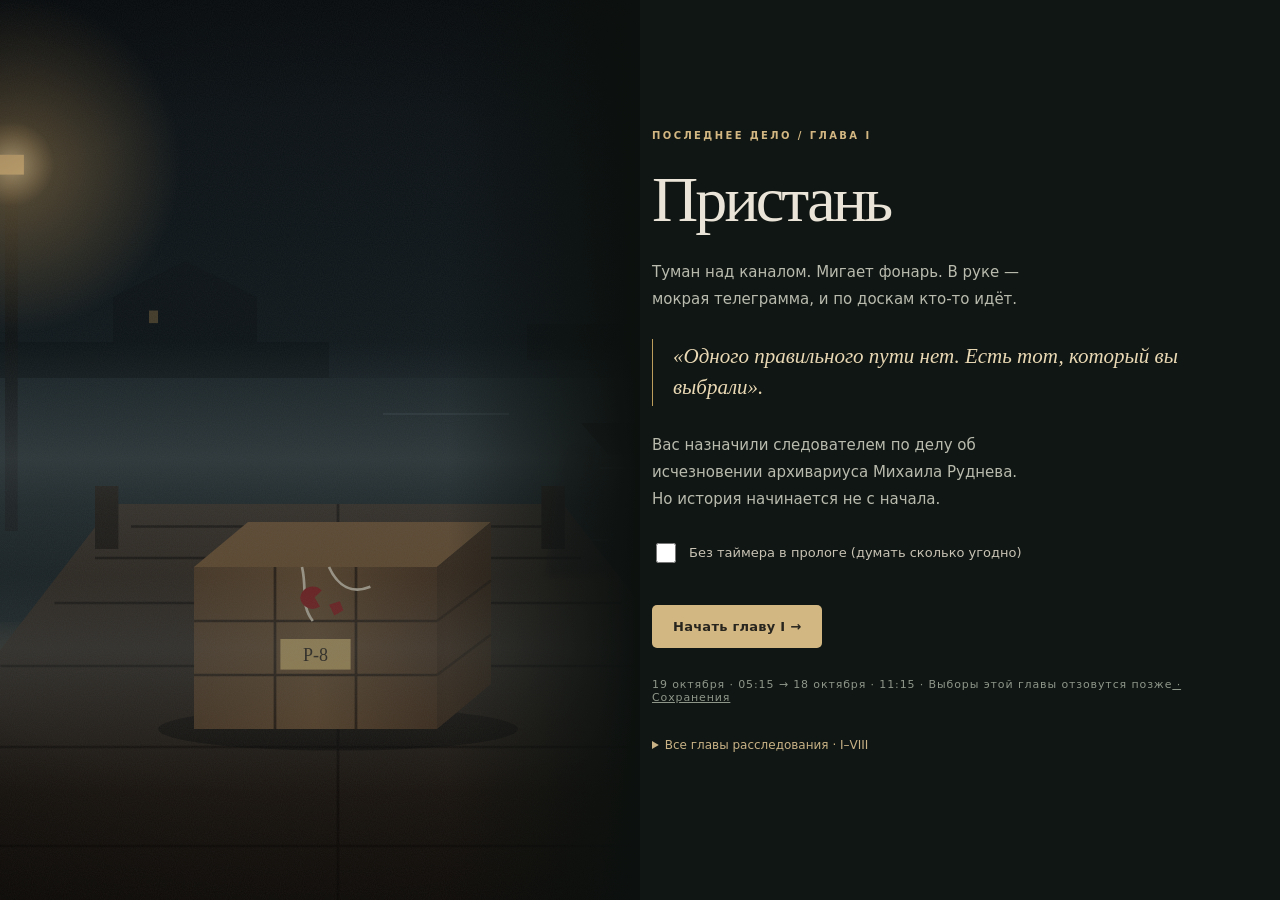
<file: chapter1.html>
<!doctype html>
<html lang="ru"><head><meta charset="utf-8"><meta name="viewport" content="width=device-width,initial-scale=1,viewport-fit=cover"><meta name="theme-color" content="#131714"><title>Последнее дело · I. Пристань</title><style>

  :root {
    --bg:#0c0d10;
    --paper:#efe7d8;
    --ink:#2b2b2b;
    --accent:#b66a7a;
    --gold:#c2a66b;
    --warm:#ffb88a;
    --cold:#7ab0ff;
    --shadow:0 10px 30px rgba(0,0,0,.35);
    --ui:rgba(18,18,20,.72);
    --blur:8px;
    --safe-bottom: env(safe-area-inset-bottom, 0px);
    --safe-top: env(safe-area-inset-top, 0px);
  }
  html,body{height:100%;}
  body{
    margin:0;background:radial-gradient(70% 120% at 50% 0%, #1a1b1e, #0b0c0f);
    color:#e9e5df;font-family:-apple-system,BlinkMacSystemFont,Segoe UI,Roboto,Inter,system-ui,Arial,sans-serif;
    overscroll-behavior:none;
    -webkit-tap-highlight-color: transparent;
  }
  .screen{position:fixed;inset:0;display:none;align-items:center;justify-content:center;z-index:0;}
  .screen.active{display:flex;}
  /* START SCREEN — DOSSIER */
  .dossier{
    background: radial-gradient(120% 140% at 50% 0%, #141416, #0b0c0f);
    padding-top:var(--safe-top);
  }
  .folder{position:relative;width:min(920px,94vw);max-width:920px;aspect-ratio:3/2;box-shadow:var(--shadow);border-radius:14px;
    background:linear-gradient(145deg,#3c3327,#2b251d);overflow:hidden}
  .folder:before{
    content:"";position:absolute;inset:-10% -10% auto -10%;height:50%;
    background:radial-gradient(60% 120% at 20% 0%, rgba(255,229,170,.18), transparent 60%);
    pointer-events:none;
  }
  .folder .cover{position:absolute;inset:0;background:linear-gradient(135deg,#6c5b3a,#423627);color:#2d2319;display:flex;align-items:center;justify-content:center;box-shadow:inset 0 12px 40px rgba(0,0,0,.45)}
  .folder .title{position:absolute;left:6%;top:6%;right:6%;line-height:1.15}
  .folder .title h1{margin:0;font-weight:800;letter-spacing:.04em;color:#f2e6cf;font-size:clamp(18px,4.4vw,34px)}
  .folder .subtitle{opacity:.9;color:#e2d6bf;letter-spacing:.08em;margin-top:.2em;font-size:clamp(12px,2.6vw,18px)}
  .stamp{position:absolute;right:8%;top:12%;border:2px solid #d3b17f;color:#d3b17f;padding:.35em .6em;border-radius:6px;letter-spacing:.18em;
    font-weight:700;font-size:clamp(11px,2.2vw,16px);transform:rotate(-8deg);box-shadow:0 2px 0 rgba(0,0,0,.35)}
  .card{position:absolute;inset:8% 8% 8% 8%;margin:auto;display:flex;gap:18px;align-items:center;justify-content:flex-start;background:var(--paper);color:#2a2621;border-radius:12px;
    box-shadow:var(--shadow);padding:clamp(14px,3vw,26px);transform:translateY(4%);opacity:0;transition:transform .6s cubic-bezier(.2,.9,.2,1), opacity .6s ease}
  .folder.open .cover{transform:translateY(-102%);transition:transform .8s cubic-bezier(.2,.9,.2,1)}
  .folder.open .card{opacity:1;transform:translateY(0)}
  .portrait{flex:0 0 auto;width:clamp(86px,18vw,160px);aspect-ratio:3/4;border-radius:10px;overflow:hidden;box-shadow:0 8px 20px rgba(0,0,0,.35)}
  .portrait img{width:100%;height:100%;object-fit:cover;display:block}
  .card h2{font-size:clamp(16px,3.2vw,22px);margin:.2em 0 .2em;font-weight:800;color:#2a2621}
  .note{opacity:.9;font-size:clamp(13px,2.8vw,16px);line-height:1.35}
  .actions{margin-top:auto;display:flex;gap:12px;flex-wrap:wrap}
  .btn{appearance:none;border:none;border-radius:12px;padding:.9em 1.1em;font-weight:700;letter-spacing:.02em;cursor:pointer;box-shadow:0 6px 16px rgba(0,0,0,.25);
    background:#2c2f33;color:white;transition:transform .15s ease, opacity .2s ease, background .2s}
  .btn:hover{transform:translateY(-1px)}
  .btn:active{transform:translateY(1px) scale(.98)}
  .btn.accent{background:linear-gradient(180deg, #d47d91, #b86878)}
  .btn.secondary{background:#494131;color:#f2e6cf}
  .sound-toggle{margin-left:auto;background:#26272b;border-radius:10px;padding:.55em .8em;display:flex;align-items:center;gap:.6em}
  .sound-toggle input{accent-color:#d47d91;transform:scale(1.1)}
  .resume{display:none}
  .has-save .resume{display:inline-flex}
  /* SCENE */
  .scene{position:fixed;inset:0;display:none;align-items:center;justify-content:center;overflow:hidden;touch-action:manipulation}
  .scene.active{display:flex}
  .stage{position:relative;width:min(1100px,100vw);height:min(100dvh, 100vh);padding:0;overflow:hidden;box-shadow:0 10px 40px rgba(0,0,0,.5)}
  .camera{position:absolute;inset:0;transform-origin:50% 50%;transition:transform .6s cubic-bezier(.2,.9,.2,1), filter .6s ease}
  .room{position:absolute;left:50%;top:50%;transform:translate(-50%,-50%);width:100%;height:100%;background: #111;display:flex;align-items:center;justify-content:center;overflow:hidden}
  .room img{width:100%;height:100%;object-fit:cover;display:block;filter:contrast(1.03) saturate(1.02) brightness(.95)}
  .warm .camera{filter:sepia(.09) saturate(1.05) brightness(1.02)}
  .warm .heater-glow{opacity:.8}
  .heater-glow{position:absolute;left:34.5%;top:58%;width:28%;height:8%;background:radial-gradient(70% 120% at 50% 50%, rgba(255,142,66,.35), rgba(255,93,0,.08) 60%, transparent 80%);pointer-events:none;opacity:0;transition:opacity .4s}
  /* Hotspots */
  .hotspot{position:absolute;border-radius:12px;outline:none;border:none;background:transparent}
  .hotspot .ring{position:absolute;inset:-10px;border-radius:50%;border:2px solid rgba(255,255,255,.7);box-shadow:0 0 18px rgba(255,255,255,.25) inset;opacity:.0;transition:opacity .2s, transform .2s}
  .hotspot:focus .ring, .hotspot:hover .ring{opacity:.8; transform:scale(1.04)}
  .hotspot .lens{position:absolute;left:50%;top:50%;transform:translate(-50%,-50%);width:34px;height:34px;border-radius:50%;background:rgba(0,0,0,.35);backdrop-filter:blur(4px);
      display:flex;align-items:center;justify-content:center;color:#fff;font-weight:900;box-shadow:0 6px 14px rgba(0,0,0,.4)}
  /* UI overlays */
  .topbar{position:absolute;left:0;right:0;top:0;height:56px;padding: max(10px, var(--safe-top)) 12px 10px 12px;display:flex;align-items:center;gap:10px;pointer-events:none}
  .pill{pointer-events:auto;background:var(--ui);backdrop-filter:blur(var(--blur));padding:.54em .8em;border-radius:999px;display:flex;align-items:center;gap:.5em;color:#e8e2d9;font-weight:600;box-shadow:var(--shadow)}
  .pill .dot{width:8px;height:8px;border-radius:50%;background:var(--gold)}
  .toolbar{position:absolute;right:10px;bottom:calc(10px + var(--safe-bottom));display:flex;gap:10px;align-items:center}
  .toolbtn{background:var(--ui);backdrop-filter:blur(var(--blur));width:44px;height:44px;border-radius:12px;display:flex;align-items:center;justify-content:center;color:#f2e6cf;
    font-weight:900;box-shadow:var(--shadow);cursor:pointer;user-select:none}
  .panel{position:absolute;right:10px;bottom:calc(64px + 16px + var(--safe-bottom));width:min(92vw,380px);max-height:60vh;overflow:auto;background:var(--ui);
    backdrop-filter:blur(var(--blur));border-radius:14px;box-shadow:var(--shadow);padding:14px;display:none}
  .panel.open{display:block}
  .panel h3{margin:.2em 0 .6em;font-size:16px;letter-spacing:.02em}
  .panel .item{padding:.45em .6em;border-radius:10px;background:rgba(255,255,255,.06);margin:.35em 0;font-size:14px}
  .progress{position:absolute;left:10px;bottom:calc(10px + var(--safe-bottom));background:var(--ui);backdrop-filter:blur(var(--blur));border-radius:14px;padding:.6em .8em;display:flex;align-items:center;gap:.8em;box-shadow:var(--shadow)}
  .track{display:grid;grid-auto-flow:column;gap:6px}
  .dot2{width:8px;height:8px;border-radius:50%;background:rgba(255,255,255,.25)}
  .dot2.done{background:linear-gradient(180deg,#e7b47d,#c7975c)}
  /* Modals */
  .modal{position:fixed;inset:0;background:rgba(6,6,8,.55);backdrop-filter:blur(6px);display:none;align-items:center;justify-content:center;padding:clamp(10px,3vw,20px);z-index:50}
  .modal.open{display:flex}
  .card2{width:min(720px,94vw);background:#f4efe8;border-radius:16px;box-shadow:0 20px 60px rgba(0,0,0,.55);color:#2a2621;overflow:hidden;animation:pop .28s ease}
  @keyframes pop{from{transform:translateY(8px) scale(.98);opacity:.0} to{transform:none;opacity:1}}
  .paper{padding:16px 16px 18px}
  .paper h3{margin:.1em 0 .4em;font-size:18px}
  .paper p{margin:.5em 0 0;line-height:1.45}
  .controls{display:flex;gap:10px;justify-content:flex-end;margin-top:10px}
  .close{background:#2f2f33;color:#fff;padding:.6em 1.0em;border:none;border-radius:10px;font-weight:700;cursor:pointer}
  .accent2{background:linear-gradient(180deg,#d47d91,#b86878);color:white;border:none;border-radius:10px;padding:.7em 1.1em;font-weight:800;cursor:pointer}
  .keypad{display:grid;grid-template-columns:repeat(3,1fr);gap:10px;margin-top:10px}
  .keypad button{padding:.7em 0;border:none;border-radius:10px;background:#e4ddd2;font-weight:800;box-shadow:inset 0 -2px 0 rgba(0,0,0,.06)}
  .lcd{font-family: ui-monospace, SFMono-Regular, Menlo, Monaco, Consolas, 'Liberation Mono','Courier New', monospace;
       letter-spacing:.14em;padding:.6em .7em;border-radius:8px;background:#1d1e22;color:#f2e6cf;display:inline-flex;min-width:5.2em;justify-content:center}
  .shake{animation:shake .25s linear}
  @keyframes shake{0%{transform:translateX(0)}25%{transform:translateX(-3px)}50%{transform:translateX(3px)}75%{transform:translateX(-2px)}100%{transform:translateX(0)}}
  /* Mug modal custom */
  .mugwrap{background:#f7f0e6;padding:12px 12px 18px;border-radius:14px;margin:0 0 6px 0;box-shadow:inset 0 1px 0 rgba(255,255,255,.5)}
  .mugwrap img{width:100%;border-radius:12px;display:block;box-shadow:0 6px 22px rgba(0,0,0,.25)}
  .letters{text-align:center;letter-spacing:.5em;font-weight:800;margin:.6em 0 .2em;color:#2a2621}
  .sub{
    text-align:center;color:#5a5551;margin-bottom:.6em
  }
  .hidden{display:none !important}
  /* Reduced motion support */
  @media (prefers-reduced-motion: reduce){
    .camera, .folder .cover, .card, .heater-glow, .modal, .card2{transition:none !important;animation:none !important}
  }

:root{--gold:#d3b783;--paper:#f1e7d4;--ink:#302c26;--line:#ccb99545}
*{box-sizing:border-box}body{height:100dvh;overflow:hidden;background:#0c1111;color:#eae3d7;font-family:system-ui,-apple-system,sans-serif}button,a{-webkit-tap-highlight-color:transparent}button{font:inherit;cursor:pointer}button:focus-visible,a:focus-visible{outline:2px solid #dbc18c;outline-offset:4px}button:disabled{cursor:default;opacity:.4}.hidden,[hidden]{display:none!important}
h1,h2,h3,h4,p{margin-top:0}h1,h2,h3{font-family:Georgia,serif;font-weight:400}button{touch-action:manipulation}.eyebrow{text-transform:uppercase;letter-spacing:.24em;font-size:10px;color:var(--gold);font-weight:600}.serif{font-family:Georgia,serif}.muted{color:#a9a89c}.btn{border-radius:5px;background:#d3b783;color:#27251e;padding:13px 20px;box-shadow:none;font-weight:600;font-size:13px;letter-spacing:.02em;border:1px solid transparent}.btn.secondary{background:transparent;color:#ddd3bc;border-color:#bba57b55}.btn:disabled{opacity:.45}.close{background:none;border:1px solid #9c8a6a66;color:inherit;border-radius:4px;padding:10px 16px}.controls{gap:10px;flex-wrap:wrap}a.btn{text-decoration:none;display:inline-block;}
#intro{position:fixed;inset:0;z-index:20;display:grid;grid-template-columns:1fr 1fr;background:#101613} .intro-art{background:linear-gradient(90deg,transparent 70%,#101613),url('assets/chapter1/pier.svg') center/cover;filter:brightness(.72);min-height:0}.intro-copy{align-self:center;padding:50px clamp(26px,5vw,86px) 50px 12px;max-width:650px}.intro-copy h1{font-size:clamp(39px,5vw,70px);line-height:1.03;letter-spacing:-.045em;margin:26px 0}.intro-copy p{font-size:15px;line-height:1.8;color:#b9bbae;max-width:390px}.intro-copy blockquote{border-left:1px solid #bc9d5b;margin:26px 0;padding:2px 0 2px 20px;font:italic 21px/1.5 Georgia,serif;color:#e9d8b4}.intro-foot{margin-top:30px;font-size:11px;letter-spacing:.08em;color:#8e968a}.intro-buttons{display:flex;gap:12px;flex-wrap:wrap;margin-top:30px}
#game{height:100%;display:flex;flex-direction:column}.game-header{height:78px;padding:18px 30px;display:flex;justify-content:space-between;align-items:center;border-bottom:1px solid #c4a77422;flex-shrink:0;background:#111815}.brand{display:flex;gap:18px;align-items:center}.brand-mark{width:35px;height:35px;display:grid;place-items:center;border:1px solid #bca17255;color:#d3b783;font:20px Georgia,serif}.brand h1{font-size:18px;margin:4px 0 0;letter-spacing:.01em}.header-right{display:flex;gap:9px;align-items:center}.tiny-button{color:#d8d2c5;background:none;border:1px solid #8a806144;border-radius:4px;padding:10px 13px;font-size:12px}.journal-button{color:#e1cca3;border-color:#b7975c66}.count{display:inline-grid;place-items:center;min-width:19px;height:19px;border-radius:50%;background:#c6ae7330;font-size:10px;margin-left:6px}
.workbench{display:grid;grid-template-columns:minmax(0,1fr) 265px;flex:1;min-height:0;max-width:1650px;width:100%;margin:auto}.scene-column{display:flex;flex-direction:column;justify-content:center;min-height:0;min-width:0;padding:24px 26px 14px}.scene-frame{position:relative;width:100%;aspect-ratio:3/2;box-shadow:0 20px 80px #0008;overflow:hidden;background:#131816}.scene-frame img{width:100%;height:100%;display:block;object-fit:fill}.scene-frame:after{content:'';position:absolute;inset:0;box-shadow:inset 0 0 65px #0004;pointer-events:none}.hotspot,.hotspot:hover,.hotspot:focus{padding:0;background:none;border:0;box-shadow:none;outline:none;border-radius:0;position:absolute;z-index:2;cursor:pointer}.hotspot:focus-visible{outline:1px dashed #e4c796;outline-offset:0}.scene-caption{display:flex;justify-content:space-between;gap:12px;padding:15px 0 0;color:#92998c;font-size:11px;letter-spacing:.05em}.scene-caption strong{font-weight:400;color:#c9b78f}.rain-line{position:absolute;left:13%;top:8%;width:1px;height:24%;background:linear-gradient(transparent,#bacdd333,transparent);animation:rain 5s linear infinite;pointer-events:none;transform:rotate(12deg)}.rain-line.two{left:18%;animation-delay:-2s;animation-duration:6s}@keyframes rain{from{translate:0 -20px;opacity:0}40%{opacity:.6}to{translate:0 90px;opacity:0}}
.case-sidebar{padding:30px 25px;border-left:1px solid #c4a77422;background:#101713;overflow:auto}.case-sidebar h2{font-size:25px;line-height:1.25;margin:17px 0}.case-sidebar p{font-size:12px;line-height:1.8;color:#a0a799}.divider{height:1px;background:#c5ad7533;margin:24px 0}.objective{font-size:12px;line-height:1.65;display:flex;gap:10px;color:#c7c7b9;margin:15px 0}.objective span{border:1px solid #8b7f5a77;min-width:16px;height:16px;border-radius:50%;margin-top:2px}.objective.done span{background:#c6ae73;border-color:#c6ae73}.objective.done{color:#dfcda4}.case-sidebar .btn{width:100%;margin-top:20px}.aside-note{font:italic 16px/1.6 Georgia,serif;color:#9c9b88;margin-top:25px}.footer-brand{font-size:9px;letter-spacing:.18em;text-transform:uppercase;color:#667266;margin-top:25px}
.modal{z-index:50;background:#080c0ce0;backdrop-filter:blur(7px);padding:22px}.card2{background:var(--paper);color:var(--ink);width:min(610px,94vw);max-height:88dvh;overflow:auto;border-radius:5px;border:1px solid #d2bd97;box-shadow:0 30px 90px #0009}.paper{padding:clamp(24px,5vw,42px)}.paper h2{font-size:32px;line-height:1.13;margin:15px 0 22px}.paper .eyebrow{color:#887147}.paper p{font:17px/1.8 Georgia,serif}.doc-sheet{border:1px solid #a994703b;padding:20px;background:linear-gradient(130deg,#fbf5e5,#e7d7b9);margin:20px 0;box-shadow:1px 4px 8px #78604712}.doc-sheet p{font:14px/1.9 ui-monospace,monospace;white-space:pre-line;margin:0}.doc-sheet .red{color:#93463a}.doc-meta{font:10px/1.7 system-ui,sans-serif;color:#827764;border-top:1px solid #9b86534d;margin-top:15px;padding-top:12px}.added{color:#66704b;font-size:11px;letter-spacing:.05em}.modal .controls{justify-content:space-between;margin-top:26px}.modal .btn.secondary{color:#756341;border-color:#a9947066}.modal .close{color:#6e634e}.document-note{font-size:13px!important;color:#807664}.clock-visual{width:136px;height:136px;border-radius:50%;border:7px solid #65563d;margin:12px auto 20px;background:#e4d9bc;position:relative;box-shadow:inset 0 0 12px #74603d55}.clock-visual .clock-hour{position:absolute;left:50%;bottom:50%;height:32px;width:4px;background:#342c24;transform-origin:bottom;transform:rotate(277.5deg)}.clock-visual .clock-minute{position:absolute;left:50%;bottom:50%;height:46px;width:2px;background:#342c24;transform-origin:bottom;transform:rotate(90deg)}.clock-visual .clock-center{width:7px;height:7px;background:#443527;border-radius:50%;position:absolute;left:48%;top:48%}.clock-visual .clock-numbers{position:absolute;inset:6px;text-align:center;font:14px Georgia,serif}
#journalModal .card2{width:min(1000px,96vw);background:#171f19;color:#dedbcf;border-color:#4a5140}.journal-grid{display:grid;grid-template-columns:1.15fr 1fr;gap:28px}.journal-top{display:flex;align-items:center;justify-content:space-between;margin-bottom:25px}.journal-top h2{margin:10px 0 0}.journal-top .close{color:#d9ccae}.evidence-grid{display:grid;grid-template-columns:1fr 1fr;gap:9px}.evidence-card{background:#263027;border:1px solid #68745455;border-radius:3px;text-align:left;color:#cfcdbd;min-height:95px;padding:13px;transition:border-color .15s,background .15s}.evidence-card.selected{border-color:#d8bc83;background:#343b29}.evidence-card .eyebrow{font-size:8px;letter-spacing:.12em;color:#9aab86}.evidence-card strong{display:block;font:16px/1.3 Georgia,serif;margin:8px 0 5px}.evidence-card small{font-size:10px;color:#a4ab99}.empty-evidence{font:15px/1.8 Georgia,serif;color:#9da18e;padding:20px;border:1px dashed #586047}.link-box{border:1px solid #6e775655;padding:20px;min-height:180px;background:#111811}.link-box h3{font-size:24px;margin:0 0 10px}.link-box p{font:13px/1.8 system-ui,sans-serif;color:#a9ae9b}.link-box .btn{width:100%;margin-top:14px}.selection-label{font:italic 15px/1.6 Georgia,serif;min-height:48px;color:#d1bd91}.journal-feedback{min-height:42px;margin-top:14px;font-size:12px;line-height:1.7;color:#d4bf8f}.deduction{border-top:1px solid #65714e44;padding:16px 0}.deduction h4{font:18px Georgia,serif;margin:0 0 8px;color:#d2bc8c}.deduction p{font:12px/1.75 system-ui,sans-serif;margin:0;color:#a7b09c}.read-evidence{background:none;color:#d6c298;border:0;font-size:11px;text-decoration:underline;padding:8px 0 0;text-underline-offset:3px}
#toast{position:fixed;bottom:max(25px,env(safe-area-inset-bottom));left:50%;translate:-50% 10px;background:#d8c29a;color:#292e23;padding:13px 20px;border-radius:5px;box-shadow:0 10px 35px #0008;max-width:90vw;width:max-content;z-index:90;font-size:12px;opacity:0;pointer-events:none;transition:.25s}#toast.show{opacity:1;translate:-50% 0}.route-options{display:grid;grid-template-columns:1fr 1fr;gap:12px}.route-option{border:1px solid #9c886255;background:#e5d8bd;color:#3d392f;text-align:left;padding:20px;border-radius:3px}.route-option h3{font-size:24px;margin-bottom:8px}.route-option p{font:13px/1.65 system-ui,sans-serif;margin:0}.route-option:hover{background:#ddccaa}.verdict-point{border-top:1px solid #b6a17d66;padding:12px 0;font:15px/1.7 Georgia,serif}.route-final{font:24px/1.5 Georgia,serif!important}.paper .badge{display:inline-block;border:1px solid #927e5655;padding:7px 10px;font-size:10px;letter-spacing:.14em;color:#7a6744}
@media(min-width:1500px){.scene-frame{max-height:calc(100dvh - 180px);width:auto;aspect-ratio:3/2}.scene-column{align-items:center}.scene-caption{width:100%}}
@media(max-width:1000px){.workbench{grid-template-columns:1fr}.case-sidebar{display:none}.scene-column{padding:14px}.game-header{padding:15px 18px}.scene-frame{max-height:calc(100dvh - 165px);width:min(100%,calc((100dvh - 165px) * 1.5));align-self:center}.scene-caption{width:min(100%,calc((100dvh - 165px) * 1.5));align-self:center}.brand h1{font-size:16px}}
@media(max-width:600px){#intro{grid-template-columns:1fr;overflow:auto;display:block}.intro-art{height:34dvh;min-height:210px;background-position:center;background-image:linear-gradient(0deg,#101613,transparent 65%),url('assets/chapter1/pier.svg')}.intro-copy{padding:15px 27px 35px;margin-top:-20px;position:relative}.intro-copy h1{font-size:42px;margin:18px 0}.intro-copy p{font-size:13px}.intro-copy blockquote{font-size:19px;margin:20px 0}.intro-foot{margin-top:20px}.game-header{height:86px;padding:12px 15px;align-items:center}.brand-mark{display:none}.brand .eyebrow{font-size:8px;letter-spacing:.12em}.brand h1{font-size:15px;max-width:170px}.header-right{gap:6px}.tiny-button{font-size:11px;padding:9px}.sound-button{padding:9px 7px}.scene-column{justify-content:center;padding:8px}.scene-frame{width:100%;max-height:none;aspect-ratio:3/2}.scene-caption{font-size:10px;line-height:1.6;padding:14px 5px}.scene-caption span{max-width:52%}.modal{padding:10px}.card2{max-height:91dvh;width:96vw}.paper{padding:24px}.paper h2{font-size:28px}.paper p{font-size:16px}.doc-sheet{padding:14px}.doc-sheet p{font-size:12px}.journal-grid{grid-template-columns:1fr;gap:22px}.evidence-card{min-height:85px;padding:11px}.evidence-card strong{font-size:15px}.journal-top{margin-bottom:20px;gap:10px}.journal-top h2{font-size:27px}.route-options{grid-template-columns:1fr}.journal-grid .link-box{min-height:0}.intro-buttons .btn{flex:1}.scene-frame{box-shadow:0 10px 45px #0008}.hotspot{min-width:44px;min-height:44px}}
@media(prefers-reduced-motion:reduce){*,*:before,*:after{animation:none!important;transition:none!important}}
.room-clock{position:absolute;left:35.8%;top:4.9%;width:9.6%;aspect-ratio:1;border-radius:50%;background:radial-gradient(circle,#ac9770,#a58e63 67%,#5c4526 70%,#b48b46 73%,#2a2117 78%);box-shadow:inset 0 0 10px #261d1599,2px 3px 6px #0009;transform:rotate(-3deg);pointer-events:none}.room-clock:before{content:'';position:absolute;inset:11%;border-radius:50%;background:repeating-conic-gradient(#3d302599 0deg 1deg,transparent 1deg 30deg);mask:radial-gradient(transparent 61%,#000 63%)}.room-clock .clock-hour{position:absolute;left:49%;bottom:50%;height:27%;width:2.7%;background:#30261b;transform-origin:bottom;transform:rotate(277.5deg)}.room-clock .clock-minute{position:absolute;left:49.5%;bottom:50%;height:35%;width:1.5%;background:#30261b;transform-origin:bottom;transform:rotate(90deg)}.room-clock .clock-center{position:absolute;left:47%;top:47%;width:6%;height:6%;background:#30261b;border-radius:50%}.room-clock .clock-numbers{position:absolute;inset:14%;font:clamp(6px,1vw,13px) Georgia,serif;color:#30261b}.room-clock span{position:absolute}.c12{top:-3%;left:38%}.c3{right:-3%;top:38%}.c6{bottom:-3%;left:45%}.c9{left:-3%;top:38%}</style><style id="campaign-menu-css">.intro-copy{max-height:100dvh;overflow:auto}.chapter-menu{margin-top:22px;color:#c8b286;font-size:12px}.chapter-menu summary{cursor:pointer;padding:12px 0;min-height:44px}.chapter-menu nav{display:grid;gap:0;border-top:1px solid #9c875d55}.chapter-menu a{color:#ccc4af;padding:10px 0;text-decoration:none;border-bottom:1px solid #9c875d22;min-height:40px}.chapter-menu a:hover{color:#f0d9a9}.chapter-menu summary:focus-visible,.chapter-menu a:focus-visible{outline:1px solid #d3b783;outline-offset:3px}
@media(max-width:600px){.intro-copy{max-height:none}}</style><style id="mobile-fit">.scene-frame .hotspot{min-width:0;min-height:0}
.game-header .tiny-button,.game-header a.tiny-button{min-height:36px;min-width:36px;display:inline-flex;align-items:center;justify-content:center}
.chapter-nav a,.chapter-nav .tiny-button,.place-nav .chapter-link{min-height:36px;display:inline-flex;align-items:center}
@media(min-width:601px){.intro-copy{max-height:100dvh;overflow:auto}}
@media(pointer:coarse),(max-width:600px){
  .scene-frame .hotspot:before{content:'';position:absolute;left:50%;top:50%;width:max(100%,40px);height:max(100%,40px);transform:translate(-50%,-50%)}
}
.scene-column{container-type:size;--cap:40px}
.scene-frame{flex:0 0 auto;width:min(100%,calc((100cqh - var(--cap))*1.5))!important;height:auto!important;max-height:none!important;aspect-ratio:3/2!important;align-self:center}
.scene-caption{flex:0 0 auto;width:min(100%,calc((100cqh - var(--cap))*1.5))!important;align-self:center}
@media(max-width:1000px){.scene-column{--cap:58px}}
@media(max-width:600px){
  .game-header{height:auto;min-height:72px;flex-wrap:wrap;row-gap:8px;column-gap:10px}
  .game-header .header-right{margin-left:auto;flex-wrap:nowrap}
}
@media(max-height:520px) and (orientation:landscape){
  .scene-column{--cap:26px;padding:6px 12px}
  .game-header{height:auto;min-height:0;padding:6px 14px}
  .game-header .brand .eyebrow,.route-caption,.chapter-nav span{display:none}
  .game-header .brand h1{font-size:15px;max-width:none;margin:0}
  .chapter-nav,.place-nav{min-height:0;height:auto;padding:4px 14px;flex-wrap:nowrap}
  .scene-caption{height:24px;padding:6px 2px 0;font-size:10px;line-height:1.4;white-space:nowrap;overflow:hidden;flex-wrap:nowrap}
  .scene-caption span{overflow:hidden;text-overflow:ellipsis;max-width:none}
}</style><style id="chapter1-css">
.scene-frame img{background:#0b0f10}
#titleCard{position:fixed;inset:0;z-index:80;background:#050707;display:grid;place-items:center;opacity:0;pointer-events:none;transition:opacity .7s}
#titleCard.show{opacity:1;pointer-events:auto}
#titleCard .title-inner{text-align:center;padding:24px}
#titleCard p{font:italic clamp(28px,5vw,54px)/1.2 Georgia,serif;color:#e9d8b4;margin:0}
#titleCard small{display:block;font:11px/1.6 system-ui,sans-serif;letter-spacing:.22em;color:#8e968a;margin:18px 0 26px;text-transform:uppercase}
.prologue-timer{height:6px;background:#cdbf9f;border-radius:3px;overflow:hidden;margin:18px 0 6px}
.prologue-timer span{display:block;height:100%;background:#7a2f28;width:100%}
.timer-row{display:flex;justify-content:space-between;gap:12px;align-items:center;font-size:12px;color:#807664;min-height:36px}
.timer-row button{background:none;border:0;color:#756341;text-decoration:underline;font-size:12px;padding:8px 0;min-height:36px}
.choice-list{display:grid;gap:10px;margin-top:16px}
.choice{border:1px solid #9c886255;background:#e5d8bd;color:#3d392f;text-align:left;padding:14px 16px;border-radius:3px;font:17px/1.4 Georgia,serif;min-height:48px}
.choice:hover{background:#ddccaa}
.choice small{display:block;font:12px/1.5 system-ui,sans-serif;color:#6e634e;margin-top:4px}
.setting{display:flex;gap:10px;align-items:center;margin-top:18px;font-size:13px;color:#c8c3b5;min-height:44px;cursor:pointer}
.setting input{width:20px;height:20px;accent-color:#d3b783;flex:0 0 auto}
.scene-frame .hotspot.ringing:after{content:'';position:absolute;left:50%;top:50%;width:70px;height:70px;margin:-35px 0 0 -35px;border:2px solid #e4c796;border-radius:50%;animation:ring 1.1s ease-out infinite;pointer-events:none}
@keyframes ring{from{opacity:.9;transform:scale(.5)}to{opacity:0;transform:scale(1.4)}}
.scraps{display:grid;grid-template-columns:repeat(auto-fit,minmax(140px,1fr));gap:10px;margin:18px 0}
.scrap{background:#efe3c8;border:1px dashed #9c8a69;padding:14px;font:15px/1.4 ui-monospace,monospace;color:#3d352b;text-align:center;min-height:64px;border-radius:2px}
.scrap.burned{background:#2a2622;color:#8a8070;border-style:solid;cursor:default}
.scrap.taken{background:#d9ccb0;color:#6e634e}
.notebook-extra{border-top:1px solid #65714e44;padding:14px 0 0;margin-top:14px;font:12px/1.75 system-ui,sans-serif;color:#a7b09c}
.notebook-extra strong{display:block;font:15px Georgia,serif;color:#d2bc8c;margin-bottom:4px;font-weight:400}
.call-voice{font:italic 21px/1.5 Georgia,serif!important;color:#3d352b}
</style></head><body>
<section id="intro"><div class="intro-art" aria-hidden="true"></div><div class="intro-copy"><div class="eyebrow">Последнее дело / Глава I</div><h1>Пристань</h1><p>Туман над каналом. Мигает фонарь. В руке — мокрая телеграмма, и по доскам кто-то идёт.</p><blockquote>«Одного правильного пути нет. Есть тот, который вы выбрали».</blockquote><p>Вас назначили следователем по делу об исчезновении архивариуса Михаила Руднева. Но история начинается не с начала.</p><label class="setting"><input type="checkbox" id="noTimer"> Без таймера в прологе (думать сколько угодно)</label><div class="intro-buttons"><button class="btn" id="enter">Начать главу I →</button><button class="btn secondary" id="resume" hidden>Продолжить</button></div><div class="intro-foot">19 октября · 05:15 → 18 октября · 11:15 · Выборы этой главы отзовутся позже</div><details class="chapter-menu"><summary>Все главы расследования · I–VIII</summary><nav aria-label="Выбор главы"><a href="chapter1.html">I · Пристань</a><a href="index.html">II · Кабинет архивариуса</a><a href="chapter3.html">III · Чужая подпись</a><a href="chapter4.html">IV · Склад у канала</a><a href="chapter5.html">V · Сигнал с пристани</a><a href="chapter6.html">VI · Восьмой лист</a><a href="chapter7.html">VII · Голос на линии</a><a href="chapter8.html">VIII · Последний экземпляр</a></nav></details></div></section>
<main id="game" hidden><header class="game-header"><div class="brand"><div class="brand-mark">I</div><div><div class="eyebrow" id="sceneEyebrow">Последнее дело · Глава I</div><h1 id="sceneName">Причал у канала</h1></div></div><div class="header-right"><button class="tiny-button" id="hint" aria-label="Получить подсказку">?</button><button class="tiny-button journal-button" id="journal">Блокнот <span id="clueCount" class="count">0</span></button></div></header>
<div class="workbench"><section class="scene-column" aria-label="Сцена главы I"><div class="scene-frame" id="scene"><img id="sceneImg" src="assets/chapter1/pier.svg" alt="Причал в тумане: фонарь, ящик с биркой Р-8 и сорванной пломбой, мокрая телеграмма в руке">
<div data-layer="office" hidden>
<button class="hotspot" data-object="phone" style="left:10.7%;top:53%;width:11.7%;height:9%" aria-label="Телефон на столе"></button>
<button class="hotspot" data-object="booking" style="left:22.6%;top:59.5%;width:7.3%;height:5.5%" aria-label="Телеграмма под стеклом стола"></button>
<button class="hotspot" data-object="ledger" style="left:34.7%;top:55%;width:23.3%;height:8%" aria-label="Раскрытый журнал регистратуры"></button>
<button class="hotspot" data-object="glass" style="left:59.7%;top:49%;width:6.3%;height:11.5%" aria-label="Стакан чая в подстаканнике"></button>
<button class="hotspot" data-object="paper" style="left:67.3%;top:56.5%;width:15.3%;height:8%" aria-label="Газета на столе"></button>
<button class="hotspot" data-object="drawer" style="left:40.8%;top:69%;width:20.4%;height:9%" aria-label="Неплотно задвинутый ящик стола"></button>
<button class="hotspot" data-object="bin" style="left:90%;top:77%;width:8.3%;height:19.5%" aria-label="Корзина для бумаг, из неё идёт дым"></button>
</div></div><div class="scene-caption"><span id="roomStatus"></span><span><strong id="deductionCount">0 / 1 вывод</strong> · Прогресс сохраняется</span></div></section>
<aside class="case-sidebar"><div class="eyebrow" id="sideEyebrow">Открытое расследование</div><h2 id="sideTitle">За восемнадцать часов<br>до пристани</h2><p id="sideText">18 октября, утро. Отчёт об исчезновении Руднева уже подписан. Вас прислали в регистратуру архива — соседнюю с его кабинетом дверь.</p><div class="divider"></div><div class="eyebrow">Что сделать</div><div class="objective" data-goal="look"><span></span>Осмотреть стол регистратора</div><div class="objective" data-goal="fresh"><span></span>Понять, кто был здесь только что</div><div class="objective" data-goal="phone"><span></span>Ответить на звонок</div><div class="objective" data-goal="bin"><span></span>Проверить дымящую корзину</div><div class="objective" data-goal="cache"><span></span>Найти, что оставил Руднев</div><button class="btn secondary" id="review">Решить, куда идти</button><div class="aside-note">«Всё, что вы осмотрели, остаётся в блокноте. Всё, что не успели, — сгорает».</div><div class="footer-brand">RUSLAN · Detective Stories</div></aside></div></main>
<div id="objectModal" class="modal"><div class="card2" role="dialog" aria-modal="true" aria-labelledby="objectTitle" tabindex="-1"><div class="paper" id="objectContent"></div></div></div>
<div id="journalModal" class="modal"><div class="card2" role="dialog" aria-modal="true" aria-labelledby="journalTitle" tabindex="-1"><div class="paper"><div class="journal-top"><div><div class="eyebrow">Блокнот следователя</div><h2 id="journalTitle">Улики главы I</h2></div><button class="close" data-close>Закрыть</button></div><div class="journal-grid"><div><div class="eyebrow" style="margin-bottom:15px">Найдено · <span id="evidenceTotal">0</span></div><div id="evidenceGrid" class="evidence-grid"></div><div id="notebookExtra"></div></div><div><div class="link-box"><h3>Сопоставить</h3><p>Выберите две карточки. Если они подтверждают общий вывод, он появится ниже.</p><div class="selection-label" id="selectedLabel">Пока ничего не выбрано</div><button id="connect" class="btn" disabled>Проверить связь</button><div id="journalFeedback" class="journal-feedback" role="status" aria-live="polite"></div></div><div id="deductions"></div><button class="btn" id="conclude" style="width:100%;margin-top:15px" disabled>Решить, куда идти днём →</button><div id="concludeHelp" class="journal-feedback"></div></div></div></div></div></div>
<div id="finalModal" class="modal"><div class="card2" role="dialog" aria-modal="true" aria-labelledby="finalTitle" tabindex="-1"><div class="paper" id="finalContent"></div></div></div>
<div id="titleCard" aria-live="polite"><div class="title-inner"><p id="titleText">За восемнадцать часов до этого</p><small>18 октября · 11:15 · Регистратура архива</small><button class="btn" id="titleNext">Дальше →</button></div></div>
<div id="toast" role="status" aria-live="polite"></div>
<script src="save-specs.js"></script>
<script src="save-store.js"></script>
<script>
'use strict';
const $=s=>document.querySelector(s),$$=s=>[...document.querySelectorAll(s)];
const fresh=()=>({clues:[],deductions:[],prologue:null,phone:null,scraps:[],burned:0,bin:false,cache:false,route:null,finished:false,started:false});
const progress=DetectiveSaves.open(1);
let state={...fresh(),...progress.load()};
let selected=[],returnFocus=null,toastTimer,timer=null,titleTimer=null;
const TIMER_MS=15000,DESK=['ledger','glass','paper','booking'];
const prefs={get noTimer(){try{return localStorage.getItem('detective:pref:no-timer')==='1';}catch{return false;}},set noTimer(v){try{localStorage.setItem('detective:pref:no-timer',v?'1':'0');}catch{}}};
const evidence={
ledger:{no:'01',name:'Журнал регистратуры',short:'Страницы за 17-е вырваны',kind:'Раскрытая папка на столе',body:'ЖУРНАЛ РЕГИСТРАТУРЫ АРХИВА\n\nСтраницы за 17 октября вырваны. Корешки у переплёта свежие, бумажная пыль ещё не осыпалась.\n\nПервая уцелевшая запись:\n18 октября, 09:20 — бланки серии С, 1 пачка.\nПолучил: А. Белов. Выдала: Н. Орлова.',note:'Из журнала убрали целый день. И сделали это недавно.'},
glass:{no:'02',name:'Стакан в подстаканнике',short:'Чай ещё тёплый',kind:'На краю стола',body:'Чай почти горячий: стакан оставили минут пять назад.\nЛожка не вынута, сахар не размешан — пили на ходу.\n\nВешалка у двери пуста. Регистратора на месте нет.',note:'Здесь только что кто-то был. Что он успел сделать?'},
paper:{no:'03',name:'«Вечерний курьер»',short:'17 октября · судьба берега',kind:'Газета на столе',body:'«ВЕЧЕРНИЙ КУРЬЕР», 17 ОКТЯБРЯ\n\nСУДЬБУ БЕРЕГА РЕШАТ БУМАГИ\nГородская регистратура готовит передачу участка Н-41 у северной набережной в аренду. По старой описи вдоль воды сохраняется городской проход.\n\n«Если опись подтвердит, проход останется», — сказали в архиве.',note:'Газета вышла вечером 17-го. Именно этот день вырван из журнала.'},
booking:{no:'04',name:'Бронь гостиницы «Север»',short:'Номер 204 · на имя Орловой',kind:'Телеграмма под стеклом стола',body:'18 ОКТЯБРЯ, 08:10\nРЕГИСТРАТУРА АРХИВА, Н. ОРЛОВОЙ\n\nНОМЕР 204 ОПЛАЧЕН НА ВАШЕ ИМЯ ДО 20 ОКТЯБРЯ ТЧК\nОПЛАТИЛ М. РУДНЕВ 17 ОКТЯБРЯ ТЧК\nКЛЮЧ У ПОРТЬЕ ТЧК\nГОСТИНИЦА «СЕВЕР»',note:'Телеграмму не забыли: её подсунули под стекло так, чтобы заметил тот, кто сядет за этот стол. Ключа от номера здесь нет — он у портье.'},
note:{no:'05',name:'Записка Руднева',short:'Ключ от соседнего кабинета',kind:'Двойное дно ящика',body:'Если вы из архива и нашли это — значит, отчёт обо мне уже написан. Не верьте ему.\n\nКлюч — от моего кабинета, соседняя дверь. Откройте его вечером, когда крыло опустеет. Там всё, что я успел оставить.\n\nНине я сказал, где переждать.\nМ. Р.',note:'Латунный ключ с биркой «Кабинет М. Р.». Записку положили сюда до того, как появился отчёт.'}
};
const links=[{id:'fresh',pair:['ledger','glass'],title:'Страницы вырвали пять минут назад',text:'Чай не успел остыть, а корешки вырванных страниц свежие. Тот, кто был здесь только что, убрал из журнала день 17 октября — и сжёг его в корзине.'}];
const SCRAPS={date:{text:'«…17-е, 19:30…»',note:'Дата и время: вечер 17 октября.'},pier:{text:'«…оригиналы — на пристань…»',note:'Документы собирались вывозить водой.'},initial:{text:'«…В.»',note:'Подпись одной буквой.'}};
const BURN_ORDER=['initial','pier','date'];
const PROLOGUE={
 hide:{label:'Спрятать телеграмму',hint:'Сохранить её любой ценой',text:'Вы складываете мокрый лист вдвое и прячете во внутренний карман. Бумага липнет к пальцам. Шаги останавливаются совсем рядом.'},
 drown:{label:'Бросить её в воду',hint:'Чтобы она не досталась никому',text:'Лист темнеет, тяжелеет и уходит под доски. Слово «…БЕЛОВУ…» расплывается последним. Шаги ускоряются.'},
 call:{label:'Окликнуть: «Кто здесь?»',hint:'Узнать, кто идёт',text:'«Кто здесь?» — голос глохнет в тумане. Шаги замирают. Кто-то вдыхает, чтобы ответить, — и в этот миг на канале гудит катер.'},
 froze:{label:'Замереть',hint:'Не делать ничего',text:'Вы не двигаетесь. Не прячете, не бросаете, не зовёте. Шаги проходят совсем рядом, и фонарь гаснет на долгую секунду.'}
};
const PHONE={
 play:{label:'«Понял. Дело закрою».',hint:'Подыграть',text:'«Вот и хорошо», — голос теплеет, и в трубке щёлкает. Вас запомнили как сговорчивого.'},
 press:{label:'«Кто говорит? Я вас найду».',hint:'Надавить',text:'Пауза. «Ищите», — и короткие гудки. Тот, кто звонил, теперь знает: дело вы не закроете.'},
 silent:{label:'Промолчать и записать время',hint:'Ничего не говорить',text:'Вы молчите. Голос повторяет: «Закройте дело», — и отключается. Вы сразу набираете станцию. Телефонистка: «Вызов в 11:20, с внутренней линии архива. Номер линии — только по официальному запросу». Время и слово «внутренняя» вы записываете в блокнот.'}
};
const ROUTE={hotel:{name:'Гостиница «Север»',short:'Номер 204',text:'Портье подтверждает: в номере 204 живёт женщина из архива. К двери она не подходит. Вы оставляете записку у портье и к вечеру возвращаетесь в архив.'},station:{name:'Вокзал',short:'Если Руднев уехал из города',text:'Если Руднев уехал, его видели бы у поездов. Кассир его не помнит. Дежурный камеры хранения слишком долго записывает вашу фамилию. К вечеру вы возвращаетесь в архив.'}};
function save(){progress.save(state);renderStatus();}
function toast(t){$('#toast').textContent=t;$('#toast').classList.add('show');clearTimeout(toastTimer);toastTimer=setTimeout(()=>$('#toast').classList.remove('show'),3500);}
function deskSeen(){return DESK.filter(id=>state.clues.includes(id)).length;}
function ringing(){return !state.phone&&deskSeen()>=2;}
function found(id){if(!state.clues.includes(id)){const wasRinging=ringing();state.clues.push(id);save();toast('В блокноте: '+evidence[id].name);if(!wasRinging&&ringing())setTimeout(()=>toast('Звонит телефон на столе.'),1200);}}
function openModal(id){if(!$('.modal.open'))returnFocus=document.activeElement;$$('.modal.open').forEach(m=>m.classList.remove('open'));$(id).classList.add('open');const d=$(id).querySelector('[role="dialog"]');d.scrollTop=0;d.focus();}
function locked(){return !!$('.modal.open [data-locked]');}
function closeModal(){if(locked())return;const el=$('.modal.open');if(el)el.classList.remove('open');if(returnFocus?.isConnected)returnFocus.focus();renderStatus();}
function show(html,modal='#objectModal'){$(modal==='#finalModal'?'#finalContent':'#objectContent').innerHTML=html;openModal(modal);}
function doc(id){const e=evidence[id];if(!e)return;found(id);show(`<div class="eyebrow">Улика ${e.no} / ${e.kind}</div><h2 id="objectTitle">${e.name}</h2><div class="doc-sheet"><p>${e.body}</p><div class="doc-meta">${e.note}</div></div><div class="controls"><span class="added">Записано в блокнот</span><button class="close" data-close>Вернуться к столу</button></div>`);}
function sceneObject(id){
 if(!state.prologue)return;
 if(evidence[id]&&id!=='note'){doc(id);return;}
 if(id==='phone'){phone();return;}
 if(id==='bin'){bin();return;}
 if(id==='drawer'){drawer();return;}
}
function phone(){
 if(state.phone){const p=PHONE[state.phone];show(`<div class="eyebrow">Телефон / 11:20</div><h2 id="objectTitle">Звонок уже был</h2><p class="call-voice">«Руднев не вернётся. Закройте дело».</p><p>Ваш ответ: ${p.label}</p><p class="document-note">${p.text}</p><div class="controls"><button class="close" data-close>Вернуться к столу</button></div>`);return;}
 if(!ringing()){show('<div class="eyebrow">Телефон</div><h2 id="objectTitle">Аппарат молчит</h2><p>Трубка холодная. Внутренняя линия архива — номер на диске стёрт пальцами.</p><div class="controls"><button class="close" data-close>Осмотреть стол</button></div>');return;}
 show(`<div class="eyebrow">Телефон / 18 октября, 11:20</div><h2 id="objectTitle">Голос в трубке</h2><p>Мужской голос, ровный, будто читает по бумаге:</p><p class="call-voice">«Руднев не вернётся. Закройте дело».</p><div class="choice-list">${Object.entries(PHONE).map(([k,p])=>`<button class="choice" data-phone="${k}">${p.label}<small>${p.hint}</small></button>`).join('')}</div>`);
}
function answer(id){if(state.phone||!PHONE[id]||!ringing())return;state.phone=id;save();show(`<div class="eyebrow">Телефон / 11:20</div><h2 id="objectTitle">Гудки</h2><p>${PHONE[id].text}</p><div class="controls"><span class="added">Разговор записан в блокнот</span><button class="close" data-close>Вернуться к столу</button></div>`);}
function availableScraps(){const burned=BURN_ORDER.slice(0,state.burned);return ['date','pier','initial'].filter(id=>!burned.includes(id));}
function bin(){
 if(!state.bin){state.bin=true;state.burned=Math.min(3,Math.max(0,deskSeen()-2));save();}
 const burned=BURN_ORDER.slice(0,state.burned);
 show(`<div class="eyebrow">Корзина для бумаг</div><h2 id="objectTitle">Сожжённые страницы</h2><p>${state.burned===0?'Вы успели: бумага только начала тлеть. Обрывки можно вытащить.':state.burned===3?'Поздно. Пока вы осматривали стол, страницы прогорели до пепла.':'Часть страниц уже прогорела, пока вы осматривали стол. Кое-что ещё можно спасти.'}</p><div class="scraps">${['date','pier','initial'].map(id=>burned.includes(id)?`<div class="scrap burned">пепел</div>`:state.scraps.includes(id)?`<div class="scrap taken">${SCRAPS[id].text}<br><small>в блокноте</small></div>`:`<button class="scrap" data-scrap="${id}">${SCRAPS[id].text}<br><small>забрать</small></button>`).join('')}</div><p class="document-note">Сколько обрывков вы унесёте, столько и будете знать.</p><div class="controls"><button class="close" data-close>Оставить корзину</button></div>`);
}
function takeScrap(id){if(!state.bin||state.scraps.includes(id)||!availableScraps().includes(id))return;state.scraps.push(id);save();toast('Обрывок в блокноте: '+SCRAPS[id].text);bin();}
function drawer(){
 if(!state.cache){state.cache=true;if(!state.clues.includes('note'))state.clues.push('note');save();toast('В блокноте: Записка Руднева');}
 const e=evidence.note;show(`<div class="eyebrow">Ящик стола / Двойное дно</div><h2 id="objectTitle">${e.name}</h2><p>Ящик задвинут не до конца. Под пачкой бланков — тонкая фанерка, под ней конверт и латунный ключ.</p><div class="doc-sheet"><p>${e.body}</p><div class="doc-meta">${e.note}</div></div><div class="controls"><span class="added">Ключ у вас</span><button class="close" data-close>Вернуться к столу</button></div>`);
}
function ready(){return state.deductions.includes('fresh')&&state.cache&&!!state.phone;}
function renderStatus(){
 const office=!!state.prologue;
 $('#clueCount').textContent=state.clues.length+state.scraps.length;$('#deductionCount').textContent=state.deductions.length+' / 1 вывод';
 $('#sceneName').textContent=office?'Регистратура архива':'Причал у канала';$('#sceneEyebrow').textContent=office?'18 октября · 11:15':'Пролог · 19 октября · 05:15';
 $('#roomStatus').textContent=!office?'Туман. Шаги на досках.':state.finished?'Ключ у вас. Вечером — соседняя дверь.':ringing()?'Звонит телефон.':!state.bin?'Из корзины у стола тянет дымом.':!state.cache?'Ящик стола задвинут не до конца.':!state.deductions.includes('fresh')?'Сопоставьте улики в блокноте.':!state.phone?'Осмотрите стол — кто-то ещё должен позвонить.':'Можно решать, куда идти днём.';
 $$('[data-goal]').forEach(e=>{const g=e.dataset.goal;e.classList.toggle('done',g==='look'?deskSeen()===4:g==='fresh'?state.deductions.includes('fresh'):g==='phone'?!!state.phone:g==='bin'?state.bin:state.cache);});
 $('.hotspot[data-object="phone"]').classList.toggle('ringing',ringing());
 $('#review').textContent=state.finished?'Итог главы':'Решить, куда идти';
}
function renderScene(){const office=!!state.prologue;$('#sceneImg').src=office?'assets/chapter1/registry.svg':'assets/chapter1/pier.svg';$('#sceneImg').alt=office?'Регистратура архива: телефон, телеграмма под лампой, раскрытый журнал, стакан чая, газета, неплотно задвинутый ящик и дымящая корзина':'Причал в тумане: фонарь, ящик с биркой Р-8 и сорванной пломбой, мокрая телеграмма в руке';$('[data-layer="office"]').hidden=!office;renderStatus();}
function journal(){selected=[];$('#journalFeedback').textContent='';renderJournal();openModal('#journalModal');}
function renderJournal(){
 $('#evidenceTotal').textContent=state.clues.length;
 $('#evidenceGrid').innerHTML=state.clues.length?state.clues.map(id=>`<div><button class="evidence-card ${selected.includes(id)?'selected':''}" data-select="${id}" aria-pressed="${selected.includes(id)}"><span class="eyebrow">Улика ${evidence[id].no}</span><strong>${evidence[id].name}</strong><small>${evidence[id].short}</small></button><button class="read-evidence" data-doc="${id}" aria-label="Перечитать: ${evidence[id].name}">Перечитать</button></div>`).join(''):'<div class="empty-evidence">Нажмите на предмет в комнате — он попадёт сюда. Здесь же улики сопоставляются между собой.</div>';
 $('#notebookExtra').innerHTML=(state.phone?`<div class="notebook-extra"><strong>Звонок, 11:20</strong>«Руднев не вернётся. Закройте дело». Ваш ответ: ${PHONE[state.phone].label}${state.phone==='silent'?' Вызов шёл с внутренней линии архива.':''}</div>`:'')+(state.bin?`<div class="notebook-extra"><strong>Обрывки из корзины · ${state.scraps.length} из 3</strong>${state.scraps.length?state.scraps.map(id=>SCRAPS[id].text+' — '+SCRAPS[id].note).join('<br>'):'Ничего не унесено.'}</div>`:'');
 $('#selectedLabel').textContent=selected.length?selected.map(x=>evidence[x].name).join(' + '):'Пока ничего не выбрано';$('#connect').disabled=selected.length!==2;
 $('#deductions').innerHTML=links.filter(l=>state.deductions.includes(l.id)).map(l=>`<div class="deduction"><h4>${l.title}</h4><p>${l.text}</p></div>`).join('');
 $('#conclude').disabled=!ready();$('#conclude').textContent=state.finished?'Итог главы →':'Решить, куда идти днём →';
 $('#concludeHelp').textContent=ready()?'Ключ у вас. До вечера есть время проверить одну зацепку.':!state.deductions.includes('fresh')?'Выберите две улики, которые вместе показывают, когда здесь кто-то был.':!state.phone?'Сначала ответьте на звонок: телефон зазвонит, когда вы осмотрите стол.':'Руднев должен был оставить что-то в этой комнате. Посмотрите в ящике стола.';
}
function connect(){if(selected.length!==2)return;const link=links.find(l=>l.pair.every(id=>selected.includes(id)));if(!link){$('#journalFeedback').textContent='Эти улики не подтверждают общий вывод. Подумайте, что здесь говорит о времени.';return;}if(state.deductions.includes(link.id)){$('#journalFeedback').textContent='Этот вывод уже сделан.';return;}state.deductions.push(link.id);save();selected=[];renderJournal();$('#journalFeedback').textContent='Вывод: '+link.title;}
function conclude(){if(!ready()){journal();return;}if(state.finished){ending();return;}show(`<div class="eyebrow">18 октября · 11:40</div><h2 id="finalTitle">Куда идти днём?</h2><p>Крыло опустеет только вечером. До этого можно проверить одну зацепку.</p><div class="route-options">${Object.entries(ROUTE).map(([k,r])=>`<button class="route-option" data-route="${k}"><div class="eyebrow">${r.short}</div><h3>${r.name} →</h3></button>`).join('')}</div><div class="controls"><button class="close" data-close>Ещё раз осмотреть регистратуру</button></div>`,'#finalModal');}
function route(id){if(!ready()||!ROUTE[id])return;state.route=id;state.finished=true;save();ending();}
function ending(){const r=ROUTE[state.route];show(`<div class="eyebrow">Глава I завершена / ${r.name}</div><h2 id="finalTitle">Ключ от соседней двери</h2><p>${r.text}</p><div class="doc-sheet"><p>Вечером в архивном крыле гаснет свет. В кармане — латунный ключ с биркой «Кабинет М. Р.». ${state.scraps.length===3?'В блокноте три обрывка: дата, пристань и буква «В.».':state.scraps.length?'В блокноте '+state.scraps.length+' из трёх обрывков.':'Из корзины вы не унесли ничего.'}</p></div><p class="document-note">До пристани — восемнадцать часов. То, что вы сделали там с телеграммой, вы узнаете целиком только в конце дела.</p><div class="controls"><a class="btn" href="index.html">Перейти в главу II →</a><button class="btn secondary" id="changeRoute">Другой маршрут</button><button class="close" id="backRoom">Вернуться в регистратуру</button><button class="close" id="newGame">Пройти главу заново</button></div>`,'#finalModal');}
function prologue(){stopTimer();const noTimer=prefs.noTimer;show(`<div data-locked></div><div class="eyebrow">Пролог · 19 октября, 05:15 · Причал у канала</div><h2 id="objectTitle">Шаги на досках</h2><p>Туман лежит на воде. Мигает фонарь. У края причала — ящик с биркой «Р-8», пломба сорвана. В руке мокрая телеграмма: читается только «…БЕЛОВУ…».</p><p>По доскам кто-то идёт. Ближе.</p>${noTimer?'<div class="timer-row"><span>Без таймера</span></div>':'<div class="prologue-timer"><span id="timerBar"></span></div><div class="timer-row"><span id="timerLabel">15 с</span><button id="disableTimer">Без таймера</button></div>'}<div class="choice-list">${Object.entries(PROLOGUE).filter(([k])=>noTimer||k!=='froze').map(([k,p])=>`<button class="choice" data-prologue="${k}">${p.label}<small>${p.hint}</small></button>`).join('')}</div>`);if(!noTimer)startTimer();}
function startTimer(){stopTimer();let left=TIMER_MS,last=performance.now();timer=setInterval(()=>{const now=performance.now();if(!document.hidden)left-=now-last;last=now;const bar=$('#timerBar'),label=$('#timerLabel');if(bar)bar.style.width=Math.max(0,left/TIMER_MS*100)+'%';if(label)label.textContent=document.hidden?'Пауза':Math.max(0,Math.ceil(left/1000))+' с';if(left<=0)choose('froze');},100);}
function stopTimer(){clearInterval(timer);timer=null;}
function choose(id){if(state.prologue||!PROLOGUE[id])return;stopTimer();state.prologue=id;save();show(`<div class="eyebrow">Пролог · 05:15</div><h2 id="objectTitle">${id==='froze'?'Ты замер':PROLOGUE[id].label}</h2><p>${PROLOGUE[id].text}</p><div class="controls"><button class="btn" id="toTitle">Затемнение →</button></div>`);}
function titleCard(){$('.modal.open')?.classList.remove('open');$('#titleCard').classList.add('show');$('#titleNext').focus();clearTimeout(titleTimer);titleTimer=setTimeout(office,3200);}
function office(){clearTimeout(titleTimer);$('#titleCard').classList.remove('show');renderScene();if(!state.clues.length)setTimeout(()=>toast('Нажимайте на предметы на столе. Всё осмотренное попадёт в блокнот.'),400);$('#journal').focus();}
function start(reset){if(reset){progress.restart();state=fresh();}state.started=true;save();$('#intro').hidden=true;$('#game').hidden=false;renderScene();if(!state.prologue)setTimeout(prologue,500);}
function hint(){let t;if(!state.prologue)t='Выберите, что сделать с телеграммой. Правильного ответа нет: каждый выбор отзовётся позже.';else if(!state.bin&&deskSeen()<2)t='Из корзины справа тянет дымом. То, что горит, долго не ждёт.';else if(deskSeen()<2)t='Осмотрите предметы на столе: журнал, стакан, газету, телеграмму под лампой.';else if(!state.phone)t='Звонит телефон слева на столе.';else if(!state.deductions.includes('fresh'))t='В блокноте выберите журнал регистратуры и стакан чая.';else if(!state.cache)t='Ящик стола задвинут не до конца. Загляните под бланки.';else t='Откройте блокнот и решите, куда идти днём.';show('<div class="eyebrow">Подсказка по запросу</div><h2 id="objectTitle">Следующий шаг</h2><p>'+t+'</p><div class="controls"><button class="close" data-close>Продолжить</button></div>');}
$('#noTimer').checked=prefs.noTimer;$('#noTimer').addEventListener('change',e=>{prefs.noTimer=e.target.checked;});
$('#enter').addEventListener('click',()=>start(true));$('#resume').hidden=!state.started;$('#resume').addEventListener('click',()=>start(false));$('#journal').addEventListener('click',()=>{if(!locked())journal();});$('#review').addEventListener('click',()=>{if(!locked())conclude();});$('#hint').addEventListener('click',()=>{if(!locked())hint();});$('#connect').addEventListener('click',connect);$('#conclude').addEventListener('click',conclude);$('#titleNext').addEventListener('click',office);
$$('[data-object]').forEach(b=>b.addEventListener('click',()=>sceneObject(b.dataset.object)));
document.addEventListener('click',e=>{const b=e.target.closest('button');if(!b)return;if(b.hasAttribute('data-close'))closeModal();if(b.dataset.doc)doc(b.dataset.doc);if(b.dataset.prologue)choose(b.dataset.prologue);if(b.dataset.phone)answer(b.dataset.phone);if(b.dataset.scrap)takeScrap(b.dataset.scrap);if(b.dataset.route)route(b.dataset.route);if(b.dataset.select){const id=b.dataset.select;selected=selected.includes(id)?selected.filter(x=>x!==id):[...selected.slice(-1),id];$('#journalFeedback').textContent='';renderJournal();}if(b.id==='disableTimer'){prefs.noTimer=true;$('#noTimer').checked=true;prologue();}if(b.id==='toTitle')titleCard();if(b.id==='backRoom')closeModal();if(b.id==='changeRoute'){state.finished=false;state.route=null;save();conclude();}if(b.id==='newGame'){$('.modal.open')?.classList.remove('open');start(true);toast('Глава I началась заново.');}});
$$('.modal').forEach(m=>m.addEventListener('click',e=>{if(e.target===m)closeModal();}));
document.addEventListener('keydown',e=>{const m=$('.modal.open');if(!m)return;if(e.key==='Escape'){closeModal();return;}if(e.key!=='Tab')return;const items=[...m.querySelectorAll('button:not(:disabled),a[href]')].filter(el=>!el.hidden);const first=items[0],last=items.at(-1);if(e.shiftKey&&(document.activeElement===first||document.activeElement===m.querySelector('[role="dialog"]'))){e.preventDefault();last?.focus();}else if(!e.shiftKey&&document.activeElement===last){e.preventDefault();first?.focus();}});
renderStatus();
</script></body></html>
</file>
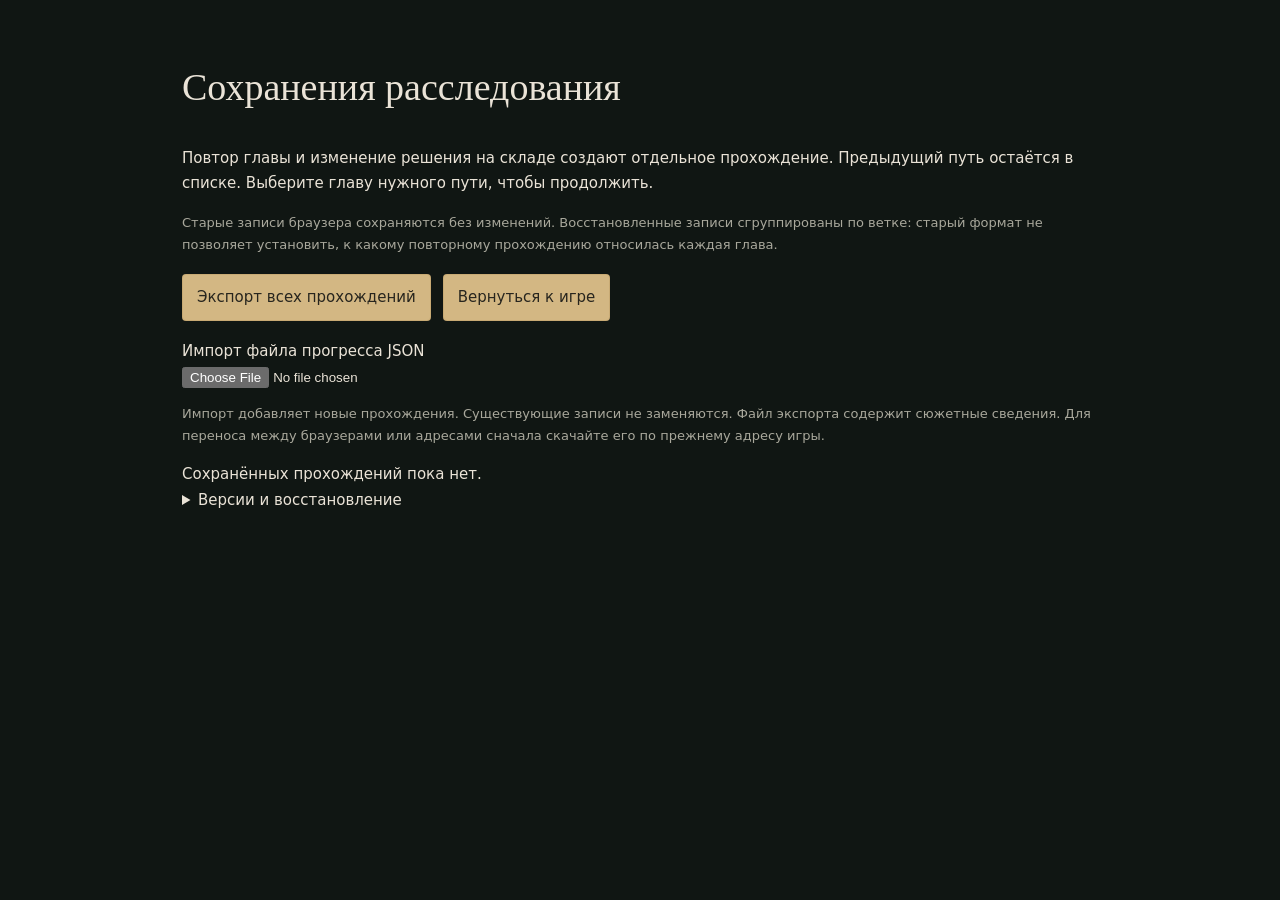
<file: saves.html>
<!doctype html>
<html lang="ru">
<head>
  <meta charset="utf-8">
  <meta name="viewport" content="width=device-width,initial-scale=1">
  <title>Сохранения · Архив незакрытых дел</title>
  <style>
    :root{color-scheme:dark}*{box-sizing:border-box}body{margin:0;background:#101613;color:#eae3d7;font:15px/1.7 system-ui,sans-serif}main{max-width:960px;margin:auto;padding:30px 22px}h1,h2{font-family:Georgia,serif;font-weight:400}h1{font-size:38px}h2{font-size:23px}a{color:#d3b783}button,.btn{font:inherit;cursor:pointer;border:1px solid #b7975c66;border-radius:4px;padding:10px 14px;background:#d3b783;color:#27251e;text-decoration:none;display:inline-block}button:focus-visible,a:focus-visible,input:focus-visible{outline:2px solid #dbc18c;outline-offset:4px}.controls{display:flex;gap:12px;flex-wrap:wrap;margin:18px 0}.entry{border:1px solid #c4a77444;padding:20px;margin:18px 0}.entry nav{display:flex;gap:14px;flex-wrap:wrap}.muted{color:#a9a89c;font-size:13px}#status{white-space:pre-line;color:#e1cca3}input{max-width:100%}summary{cursor:pointer}code{overflow-wrap:anywhere}
  </style>
</head>
<body><main>
  <h1>Сохранения расследования</h1>
  <p>Повтор главы и изменение решения на складе создают отдельное прохождение. Предыдущий путь остаётся в списке. Выберите главу нужного пути, чтобы продолжить.</p>
  <p class="muted">Старые записи браузера сохраняются без изменений. Восстановленные записи сгруппированы по ветке: старый формат не позволяет установить, к какому повторному прохождению относилась каждая глава.</p>
  <div class="controls"><button id="export">Экспорт всех прохождений</button><a id="back" class="btn" href="index.html">Вернуться к игре</a></div>
  <label for="import">Импорт файла прогресса JSON</label><br>
  <input id="import" type="file" accept="application/json,.json">
  <p class="muted">Импорт добавляет новые прохождения. Существующие записи не заменяются. Файл экспорта содержит сюжетные сведения. Для переноса между браузерами или адресами сначала скачайте его по прежнему адресу игры.</p>
  <p id="status" role="status" aria-live="polite"></p>
  <section id="runs" aria-label="Сохранённые прохождения"></section>
  <details><summary>Версии и восстановление</summary><p>Каждая успешная запись сохраняется отдельной версией. Экспорт включает исходные старые и повреждённые записи для технического восстановления. В списке также показываются параллельные версии, если две вкладки записали прогресс одновременно. Эта страница ничего не удаляет.</p></details>
</main>
<script src="save-specs.js"></script><script src="save-store.js"></script>
<script>
'use strict';
const store=DetectiveSaves.store;
store.migrate();
const params=new URL(location.href).searchParams;
const ROMAN=['','I','II','III','IV','V','VI','VII','VIII'];
const chapterUrl=(n,run,revision)=>`${n===2?'index':`chapter${n}`}.html?run=${encodeURIComponent(run)}&revision=${encodeURIComponent(revision)}`;
function render(){
  const runs=store.list(),container=document.querySelector('#runs');container.replaceChildren();
  for(const record of runs){
    const entry=document.createElement('article');entry.className='entry';
    const title=document.createElement('h2');title.textContent=record.data.label;
    const meta=document.createElement('p');meta.className='muted';meta.textContent=`${record.data.branch==='originals'?'Путь: оригиналы':'Путь: Белов'} · ${record.createdAt} · ID: ${record.runId}`;
    const progress=document.createElement('p');progress.textContent='Сохранённые главы: '+(Object.keys(record.data.chapters).join(', ')||'пока нет');
    const nav=document.createElement('nav');nav.setAttribute('aria-label','Продолжить выбранный путь');
    for(let n=1;n<=8;n++){const a=document.createElement('a');a.href=chapterUrl(n,record.runId,record.id);a.textContent=`Глава ${ROMAN[n]}`;nav.append(a);}
    entry.append(title,meta,progress,nav);container.append(entry);
  }
  if(!runs.length)container.textContent='Сохранённых прохождений пока нет.';
  const current=runs.find(r=>r.runId===params.get('run'))||runs[0];
  if(current)document.querySelector('#back').href=chapterUrl(Math.max(1,...Object.keys(current.data.chapters).map(Number)),current.runId,current.id);
  if(store.warnings.length)document.querySelector('#status').textContent=store.warnings.join('\n');
}
document.querySelector('#export').onclick=()=>DetectiveSaves.download(store.exportAll());
document.querySelector('#import').onchange=async event=>{
  const file=event.target.files[0];if(!file)return;
  try{
    if(file.size>20*1024*1024)throw Error('Файл превышает 20 МБ');
    const input=JSON.parse(await file.text());
    const imported=store.importProgress(input);render();
    document.querySelector('#status').textContent=`Добавлено прохождений: ${imported.length}. Прежние записи сохранены.`;
  }catch(error){render();document.querySelector('#status').textContent='Импорт не завершён: '+error.message+'. Существующие записи не изменены.';}
  event.target.value='';
};
render();
</script></body></html>
</file>
